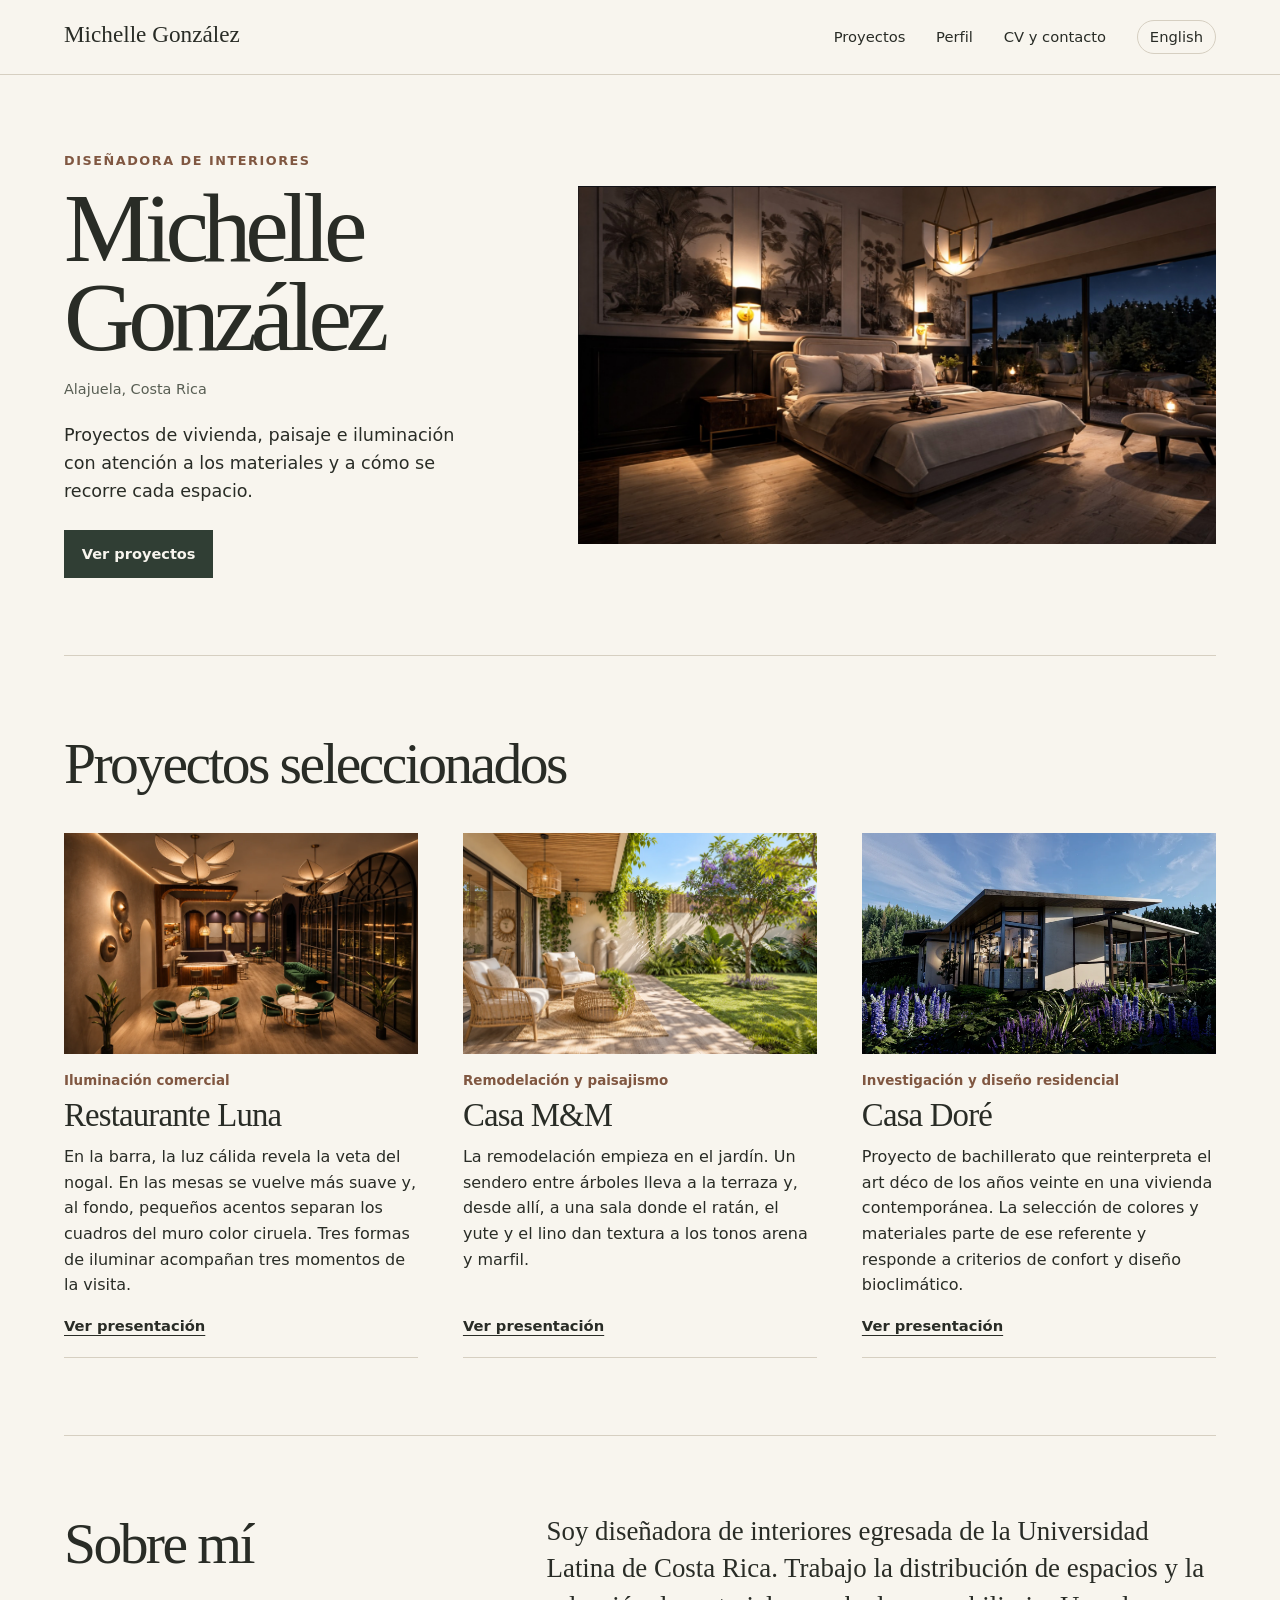
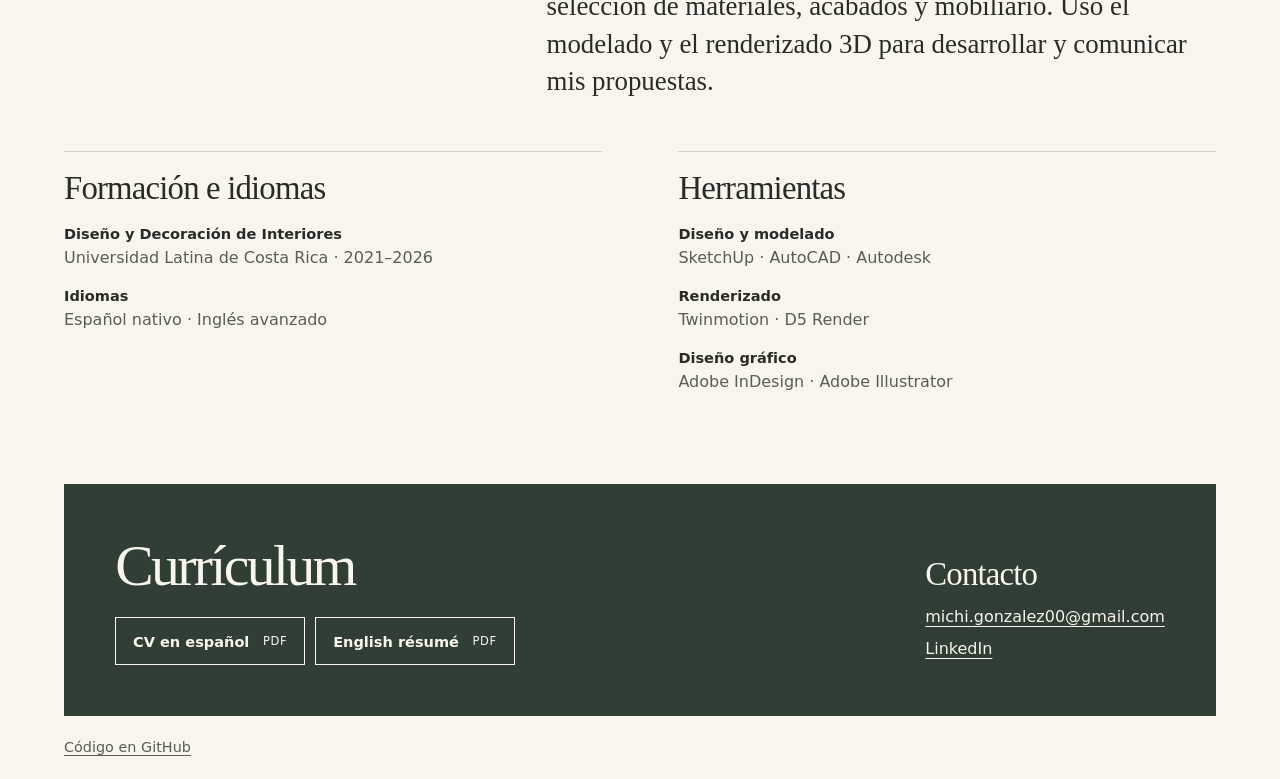
<file: public/index.html>
<!doctype html>
<html lang="es">
<head>
  <meta charset="utf-8">
  <meta name="viewport" content="width=device-width, initial-scale=1">
  <title>Michelle González | Diseñadora de interiores</title>
  <meta name="description" content="Soy diseñadora de interiores egresada de la Universidad Latina de Costa Rica. Trabajo la distribución de espacios y la selección de materiales, acabados y mobiliario. Uso el modelado y el renderizado 3D para desarrollar y comunicar mis propuestas.">
  <link rel="stylesheet" href="style.css">
</head>
<body id="top">
  <header class="site-header">
    <a class="brand" href="#top">Michelle González</a>
    <nav aria-label="Navegación principal">
      <a href="#projects">Proyectos</a>
      <a href="#profile">Perfil</a>
      <a href="#cv">CV y contacto</a>
      <a class="language" lang="en" hreflang="en" href="en.html">English</a>
    </nav>
  </header>
  <main>
    <section class="hero">
      <div>
        <p class="profession">Diseñadora de interiores</p>
        <h1>Michelle<br>González</h1>
        <p class="location">Alajuela, Costa Rica</p>
        <p class="hero-intro">Proyectos de vivienda, paisaje e iluminación con atención a los materiales y a cómo se recorre cada espacio.</p>
        <a class="button primary" href="#projects">Ver proyectos</a>
      </div>
      <figure>
        <img src="img/portada-dormitorio.png" width="1570" height="880" alt="Dormitorio con iluminación cálida y una terraza visible a través de los ventanales">
      </figure>
    </section>
    <section class="projects" id="projects">
      <h2>Proyectos seleccionados</h2>
      <div class="project-grid">
          <article class="project">
            <a class="project-image" href="https://canva.link/41zohzijkpnqaip" aria-label="Ver presentación: Restaurante Luna">
              <img loading="lazy" src="img/luna.webp" alt="Restaurante Luna">
            </a>
            <p class="project-category">Iluminación comercial</p>
            <h3>Restaurante Luna</h3>
            <p>En la barra, la luz cálida revela la veta del nogal. En las mesas se vuelve más suave y, al fondo, pequeños acentos separan los cuadros del muro color ciruela. Tres formas de iluminar acompañan tres momentos de la visita.</p>
            <a class="project-link" href="https://canva.link/41zohzijkpnqaip" aria-label="Ver presentación: Restaurante Luna">Ver presentación</a>
          </article>
          <article class="project">
            <a class="project-image" href="https://canva.link/nnrv6c98b4fl7xy" aria-label="Ver presentación: Casa M&amp;M">
              <img loading="lazy" src="img/jardin.webp" alt="Casa M&amp;M">
            </a>
            <p class="project-category">Remodelación y paisajismo</p>
            <h3>Casa M&amp;M</h3>
            <p>La remodelación empieza en el jardín. Un sendero entre árboles lleva a la terraza y, desde allí, a una sala donde el ratán, el yute y el lino dan textura a los tonos arena y marfil.</p>
            <a class="project-link" href="https://canva.link/nnrv6c98b4fl7xy" aria-label="Ver presentación: Casa M&amp;M">Ver presentación</a>
          </article>
          <article class="project">
            <a class="project-image" href="https://canva.link/pjuh55f2u64yrvx" aria-label="Ver presentación: Casa Doré">
              <img loading="lazy" src="img/casa-dore.png" alt="Casa Doré">
            </a>
            <p class="project-category">Investigación y diseño residencial</p>
            <h3>Casa Doré</h3>
            <p>Proyecto de bachillerato que reinterpreta el art déco de los años veinte en una vivienda contemporánea. La selección de colores y materiales parte de ese referente y responde a criterios de confort y diseño bioclimático.</p>
            <a class="project-link" href="https://canva.link/pjuh55f2u64yrvx" aria-label="Ver presentación: Casa Doré">Ver presentación</a>
          </article>
      </div>
    </section>
    <section class="profile" id="profile">
      <div class="profile-intro">
        <h2>Sobre mí</h2>
        <div>
          <p class="bio">Soy diseñadora de interiores egresada de la Universidad Latina de Costa Rica. Trabajo la distribución de espacios y la selección de materiales, acabados y mobiliario. Uso el modelado y el renderizado 3D para desarrollar y comunicar mis propuestas.</p>
        </div>
      </div>
      <div class="profile-details">
        <div>
          <h3>Formación e idiomas</h3>
          <dl>
            <dt>Diseño y Decoración de Interiores</dt>
            <dd>Universidad Latina de Costa Rica · 2021–2026</dd>
            <dt>Idiomas</dt>
            <dd>Español nativo · Inglés avanzado</dd>
          </dl>
        </div>
        <div>
          <h3>Herramientas</h3>
          <dl>
            <dt>Diseño y modelado</dt>
            <dd>SketchUp · AutoCAD · Autodesk</dd>
            <dt>Renderizado</dt>
            <dd>Twinmotion · D5 Render</dd>
            <dt>Diseño gráfico</dt>
            <dd>Adobe InDesign · Adobe Illustrator</dd>
          </dl>
        </div>
      </div>
    </section>
    <section class="cv" id="cv">
      <div>
        <h2>Currículum</h2>
        <div class="cv-links"><a class="button" href="cv/michelle-gonzalez-es.pdf" lang="es" hreflang="es">CV en español <span>PDF</span></a><a class="button" href="cv/michelle-gonzalez-en.pdf" lang="en" hreflang="en">English résumé <span>PDF</span></a></div>
      </div>
        <div class="contact">
          <h3>Contacto</h3>
          <ul><li><a href="mailto:michi.gonzalez00@gmail.com">michi.gonzalez00@gmail.com</a></li><li><a href="https://www.linkedin.com/in/michelle-gonzalez-1055b81a6">LinkedIn</a></li></ul>
        </div>
    </section>
  </main>
  <footer class="site-footer">
    <a href="https://github.com/MGM12-create/Portfolio">Código en GitHub</a>
  </footer>
</body>
</html>
</file>
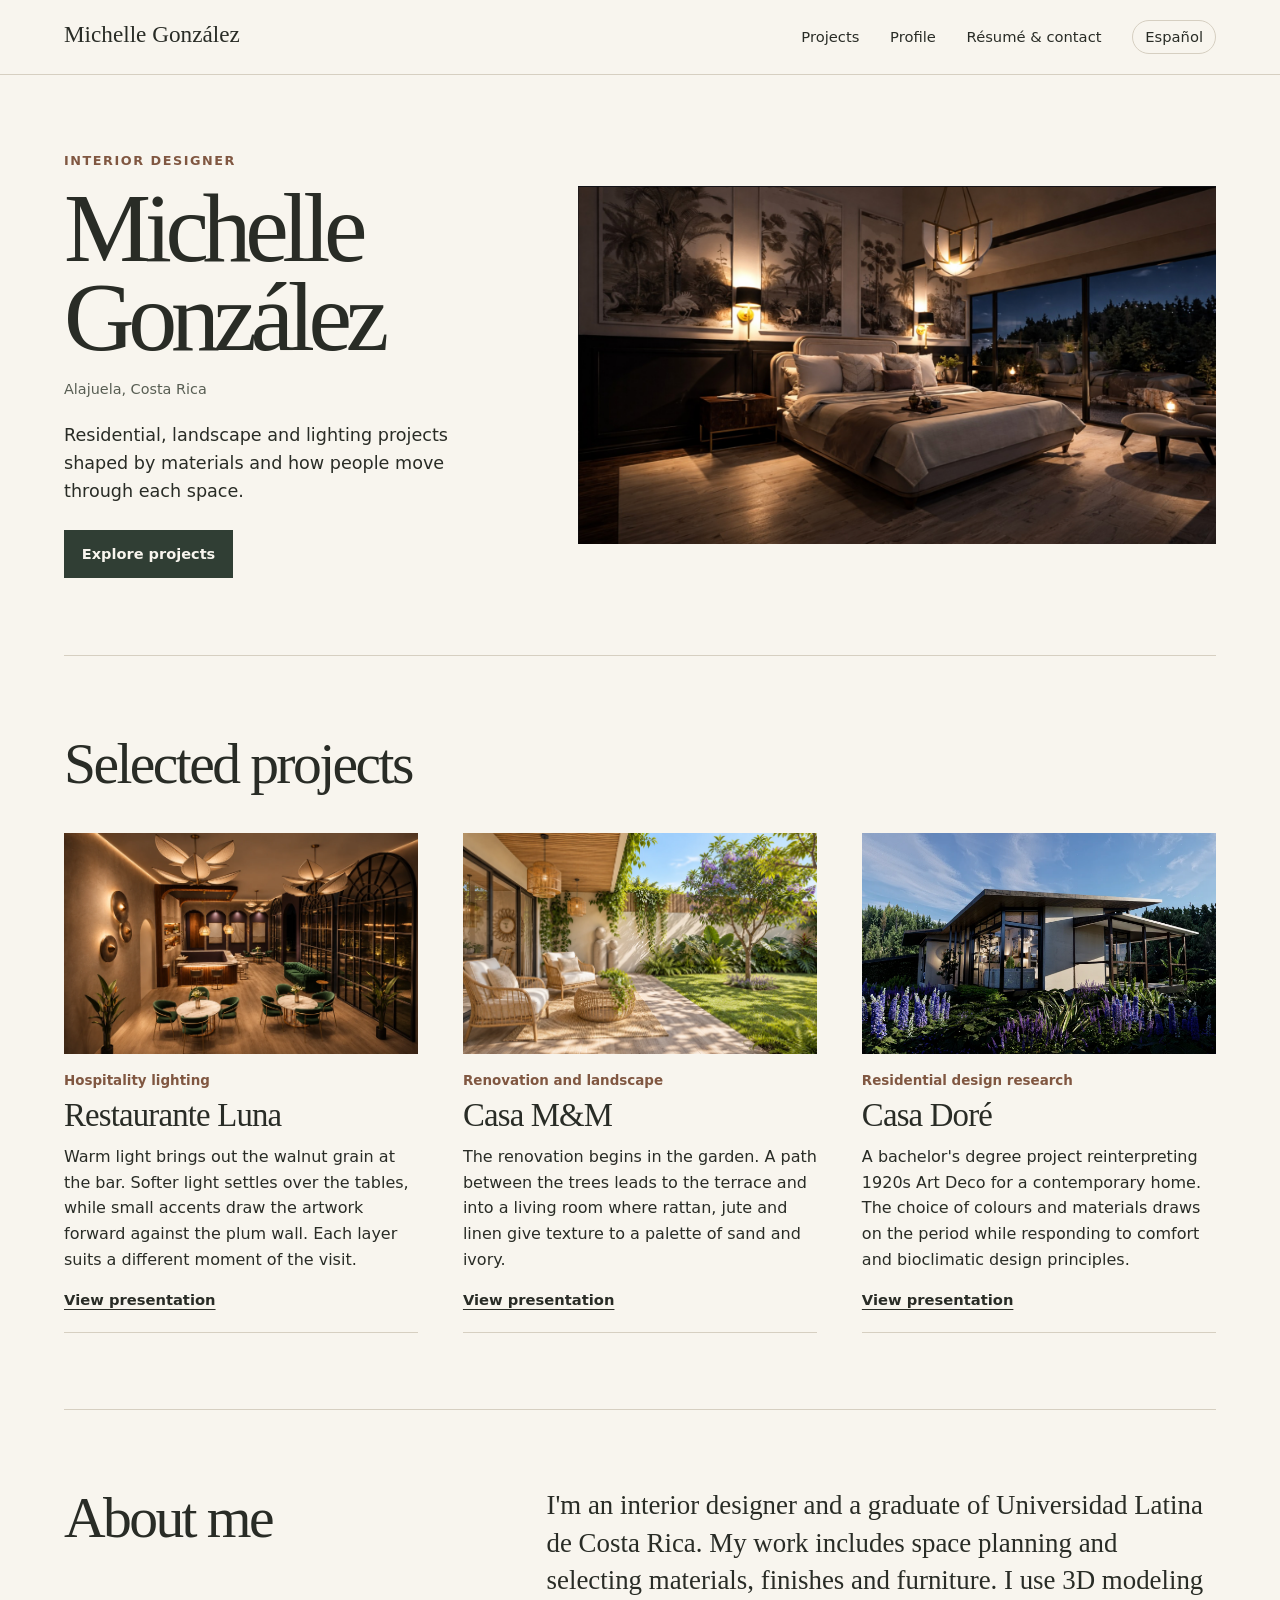
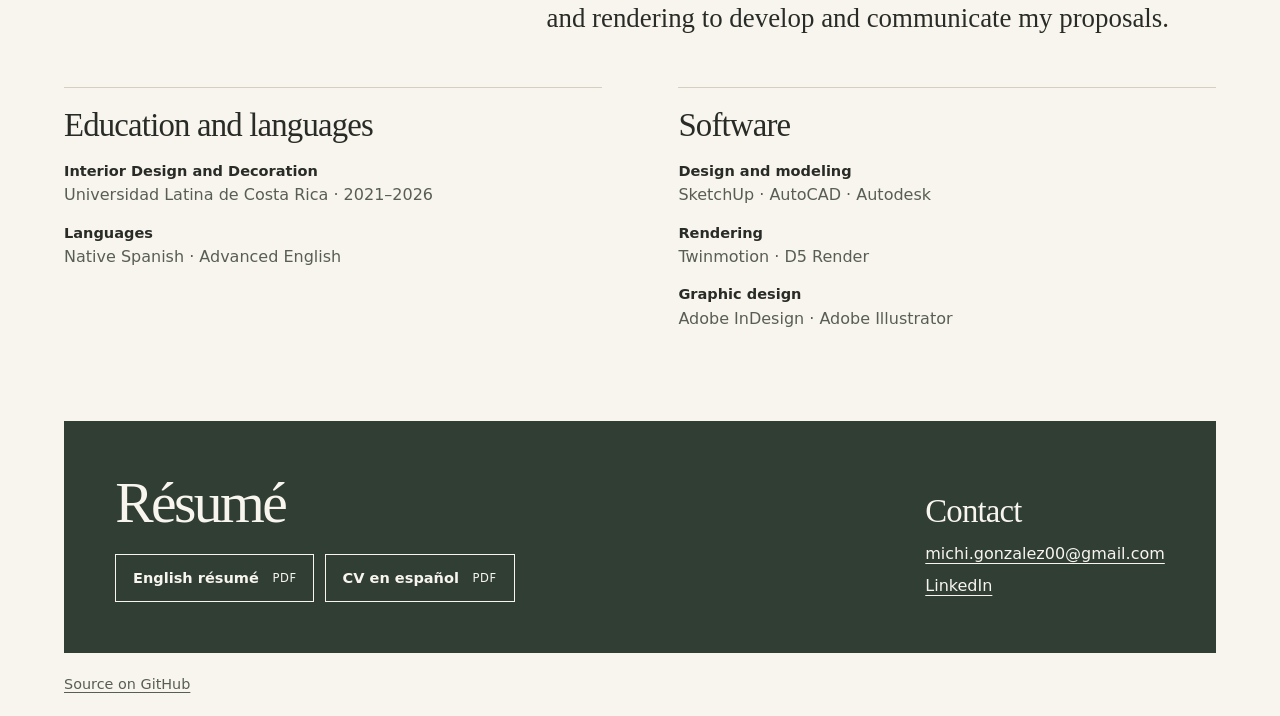
<file: public/en.html>
<!doctype html>
<html lang="en">
<head>
  <meta charset="utf-8">
  <meta name="viewport" content="width=device-width, initial-scale=1">
  <title>Michelle González | Interior designer</title>
  <meta name="description" content="I&#x27;m an interior designer and a graduate of Universidad Latina de Costa Rica. My work includes space planning and selecting materials, finishes and furniture. I use 3D modeling and rendering to develop and communicate my proposals.">
  <link rel="stylesheet" href="style.css">
</head>
<body id="top">
  <header class="site-header">
    <a class="brand" href="#top">Michelle González</a>
    <nav aria-label="Main navigation">
      <a href="#projects">Projects</a>
      <a href="#profile">Profile</a>
      <a href="#cv">Résumé &amp; contact</a>
      <a class="language" lang="es" hreflang="es" href="index.html">Español</a>
    </nav>
  </header>
  <main>
    <section class="hero">
      <div>
        <p class="profession">Interior designer</p>
        <h1>Michelle<br>González</h1>
        <p class="location">Alajuela, Costa Rica</p>
        <p class="hero-intro">Residential, landscape and lighting projects shaped by materials and how people move through each space.</p>
        <a class="button primary" href="#projects">Explore projects</a>
      </div>
      <figure>
        <img src="img/portada-dormitorio.png" width="1570" height="880" alt="Warmly lit bedroom with a terrace visible through floor-to-ceiling windows">
      </figure>
    </section>
    <section class="projects" id="projects">
      <h2>Selected projects</h2>
      <div class="project-grid">
          <article class="project">
            <a class="project-image" href="https://canva.link/41zohzijkpnqaip" aria-label="View presentation: Restaurante Luna">
              <img loading="lazy" src="img/luna.webp" alt="Restaurante Luna">
            </a>
            <p class="project-category">Hospitality lighting</p>
            <h3>Restaurante Luna</h3>
            <p>Warm light brings out the walnut grain at the bar. Softer light settles over the tables, while small accents draw the artwork forward against the plum wall. Each layer suits a different moment of the visit.</p>
            <a class="project-link" href="https://canva.link/41zohzijkpnqaip" aria-label="View presentation: Restaurante Luna">View presentation</a>
          </article>
          <article class="project">
            <a class="project-image" href="https://canva.link/nnrv6c98b4fl7xy" aria-label="View presentation: Casa M&amp;M">
              <img loading="lazy" src="img/jardin.webp" alt="Casa M&amp;M">
            </a>
            <p class="project-category">Renovation and landscape</p>
            <h3>Casa M&amp;M</h3>
            <p>The renovation begins in the garden. A path between the trees leads to the terrace and into a living room where rattan, jute and linen give texture to a palette of sand and ivory.</p>
            <a class="project-link" href="https://canva.link/nnrv6c98b4fl7xy" aria-label="View presentation: Casa M&amp;M">View presentation</a>
          </article>
          <article class="project">
            <a class="project-image" href="https://canva.link/pjuh55f2u64yrvx" aria-label="View presentation: Casa Doré">
              <img loading="lazy" src="img/casa-dore.png" alt="Casa Doré">
            </a>
            <p class="project-category">Residential design research</p>
            <h3>Casa Doré</h3>
            <p>A bachelor's degree project reinterpreting 1920s Art Deco for a contemporary home. The choice of colours and materials draws on the period while responding to comfort and bioclimatic design principles.</p>
            <a class="project-link" href="https://canva.link/pjuh55f2u64yrvx" aria-label="View presentation: Casa Doré">View presentation</a>
          </article>
      </div>
    </section>
    <section class="profile" id="profile">
      <div class="profile-intro">
        <h2>About me</h2>
        <div>
          <p class="bio">I'm an interior designer and a graduate of Universidad Latina de Costa Rica. My work includes space planning and selecting materials, finishes and furniture. I use 3D modeling and rendering to develop and communicate my proposals.</p>
        </div>
      </div>
      <div class="profile-details">
        <div>
          <h3>Education and languages</h3>
          <dl>
            <dt>Interior Design and Decoration</dt>
            <dd>Universidad Latina de Costa Rica · 2021–2026</dd>
            <dt>Languages</dt>
            <dd>Native Spanish · Advanced English</dd>
          </dl>
        </div>
        <div>
          <h3>Software</h3>
          <dl>
            <dt>Design and modeling</dt>
            <dd>SketchUp · AutoCAD · Autodesk</dd>
            <dt>Rendering</dt>
            <dd>Twinmotion · D5 Render</dd>
            <dt>Graphic design</dt>
            <dd>Adobe InDesign · Adobe Illustrator</dd>
          </dl>
        </div>
      </div>
    </section>
    <section class="cv" id="cv">
      <div>
        <h2>Résumé</h2>
        <div class="cv-links"><a class="button" href="cv/michelle-gonzalez-en.pdf" lang="en" hreflang="en">English résumé <span>PDF</span></a><a class="button" href="cv/michelle-gonzalez-es.pdf" lang="es" hreflang="es">CV en español <span>PDF</span></a></div>
      </div>
        <div class="contact">
          <h3>Contact</h3>
          <ul><li><a href="mailto:michi.gonzalez00@gmail.com">michi.gonzalez00@gmail.com</a></li><li><a href="https://www.linkedin.com/in/michelle-gonzalez-1055b81a6">LinkedIn</a></li></ul>
        </div>
    </section>
  </main>
  <footer class="site-footer">
    <a href="https://github.com/MGM12-create/Portfolio">Source on GitHub</a>
  </footer>
</body>
</html>
</file>
<file: public/style.css>
:root {
  --paper: #f8f5ee;
  --ink: #292c26;
  --muted: #585e53;
  --rule: #d6cfc1;
  --green: #303e34;
  --accent: #805741;
  --serif: Georgia, "Times New Roman", serif;
  --gutter: clamp(1.25rem, 5vw, 5rem);
  --content: 90rem;
}

* { box-sizing: border-box; }

html { scroll-behavior: smooth; }

body {
  margin: 0;
  background: var(--paper);
  color: var(--ink);
  font: 1rem/1.6 system-ui, sans-serif;
}

a {
  color: inherit;
  text-underline-offset: .24em;
}

a:hover { text-decoration-thickness: .12em; }

a:focus-visible {
  outline: 2px solid currentColor;
  outline-offset: 4px;
}

h1, h2, h3 {
  margin: 0;
  font-family: var(--serif);
  font-weight: 400;
  line-height: 1.08;
}

h2 {
  font-size: clamp(2.35rem, 4.5vw, 4.2rem);
  letter-spacing: -.045em;
}

h3 {
  font-size: clamp(1.55rem, 3vw, 2.05rem);
  letter-spacing: -.025em;
}

.site-header,
.site-footer,
main {
  max-width: var(--content);
  margin-inline: auto;
  padding-inline: var(--gutter);
}

.site-header,
.site-footer {
  display: flex;
  flex-wrap: wrap;
  align-items: baseline;
  justify-content: space-between;
  gap: .75rem 1.5rem;
  padding-block: 1.25rem;
}

.site-header { border-bottom: 1px solid var(--rule); }

.brand {
  font: 1.45rem/1.2 var(--serif);
  text-decoration: none;
}

nav {
  display: flex;
  flex-wrap: wrap;
  align-items: center;
  gap: .35rem clamp(.85rem, 2.4vw, 2rem);
  font-size: .92rem;
}

nav a {
  padding-block: .25rem;
  text-decoration: none;
}

nav a:hover,
.brand:hover {
  text-decoration: underline;
}

.language {
  border: 1px solid var(--rule);
  border-radius: 2rem;
  padding-inline: .75rem;
}

.hero {
  display: grid;
  grid-template-columns: 1fr 1.42fr;
  align-items: center;
  gap: clamp(2rem, 5vw, 5.5rem);
  padding-block: clamp(2.75rem, 6vw, 6rem);
}

.profession {
  margin: 0;
  color: var(--accent);
  font-size: .8rem;
  font-weight: 650;
  letter-spacing: .12em;
  text-transform: uppercase;
}

h1 {
  margin-block: .75rem 1rem;
  font-size: clamp(3.5rem, 7.65vw, 7.25rem);
  letter-spacing: -.065em;
  line-height: .91;
}

.location {
  margin: 0;
  color: var(--muted);
  font-size: .9rem;
}

.hero-intro {
  max-width: 35ch;
  margin-block: 1.25rem 1.55rem;
  font-size: 1.1rem;
}

.button {
  display: inline-flex;
  align-items: center;
  gap: .85rem;
  padding: .7rem 1.05rem;
  border: 1px solid currentColor;
  font-size: .91rem;
  font-weight: 600;
  text-decoration: none;
}

.button:hover {
  text-decoration: underline;
}

.primary {
  border-color: var(--green);
  background: var(--green);
  color: var(--paper);
}

.hero figure { margin: 0; }

.hero img,
.project img {
  display: block;
  width: 100%;
  height: auto;
  object-fit: cover;
  background: #e9e2d6;
}

section[id] { scroll-margin-top: 1rem; }

.projects,
.profile {
  border-top: 1px solid var(--rule);
  padding-block: clamp(2.75rem, 6vw, 5.25rem);
}

.project-grid {
  display: grid;
  grid-template-columns: repeat(3, minmax(0, 1fr));
  gap: clamp(1.25rem, 3.5vw, 3.5rem);
  margin-top: clamp(1.6rem, 3vw, 2.75rem);
}

.project {
  display: flex;
  flex-direction: column;
  border-bottom: 1px solid var(--rule);
  padding-bottom: 1.25rem;
}

.project img { aspect-ratio: 8 / 5; }

.project p { margin: .7rem 0 1rem; }

.project .project-category {
  color: var(--accent);
  font-size: .84rem;
  font-weight: 600;
  margin: 1rem 0 .35rem;
}

.project-link {
  align-self: flex-start;
  margin-top: auto;
  font-size: .92rem;
  font-weight: 600;
}

.profile-intro {
  display: grid;
  grid-template-columns: 1fr 1.65fr;
  gap: 1.2rem clamp(2rem, 6vw, 6rem);
}

.profile-intro p {
  max-width: 62ch;
  margin: 0;
}

.profile-intro .bio {
  margin-bottom: 1rem;
  font: clamp(1.3rem, 2.1vw, 1.75rem)/1.4 var(--serif);
}

.profile-details {
  display: grid;
  grid-template-columns: 1fr 1fr;
  gap: 1.5rem clamp(2rem, 6vw, 6rem);
  margin-top: 2.1rem;
}

.profile-details > div {
  border-top: 1px solid var(--rule);
  padding-top: 1.2rem;
}

.profile-details dl { margin-bottom: 0; }

.profile-details dt {
  font-size: .91rem;
  font-weight: 650;
}

.profile-details dd {
  margin: 0 0 .8rem;
  color: var(--muted);
}

.cv {
  display: flex;
  flex-wrap: wrap;
  align-items: baseline;
  justify-content: space-between;
  gap: 1.75rem 3rem;
  padding: clamp(1.5rem, 4vw, 3.5rem);
  background: var(--green);
  color: var(--paper);
}

.cv-links {
  display: flex;
  flex-wrap: wrap;
  gap: .65rem;
  margin-top: 1.25rem;
}

.cv-links span {
  font-size: .72rem;
  font-weight: 500;
  letter-spacing: .05em;
}

.contact ul {
  display: grid;
  gap: .4rem;
  margin: .7rem 0 0;
  padding: 0;
  list-style: none;
  overflow-wrap: anywhere;
}

.site-footer {
  color: var(--muted);
  font-size: .9rem;
}

@media (max-width: 760px) {
  .hero,
  .profile-intro,
  .profile-details,
  .project-grid {
    grid-template-columns: minmax(0, 1fr);
  }

  .hero { gap: 1.75rem; }

  h1 { font-size: clamp(3.5rem, 11vw, 5.5rem); }

  .project-grid { gap: 2rem; }

  .profile-details { margin-top: 1.5rem; }
}

@media (prefers-reduced-motion: reduce) {
  html { scroll-behavior: auto; }
}
</file>
